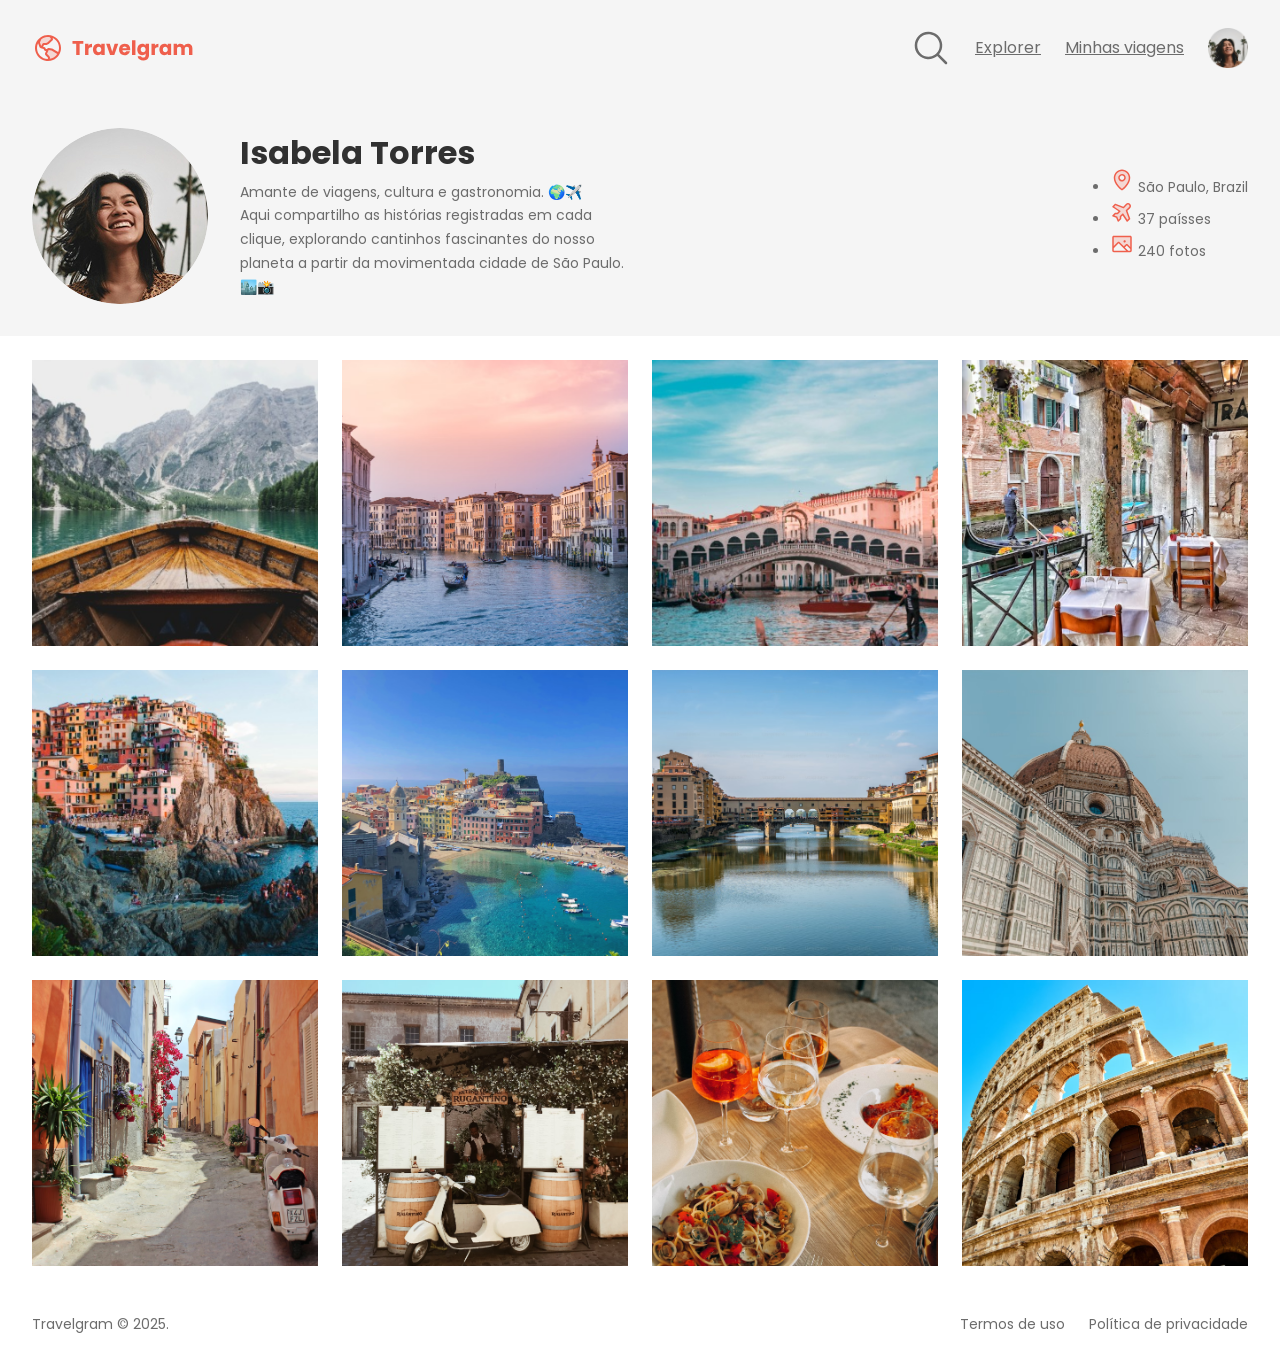
<file: index.html>
<!DOCTYPE html>
<html lang="pt-br">
<head>
  <meta charset="UTF-8">
  <meta name="viewport" content="width=device-width, initial-scale=1.0">

  <link rel="stylesheet" href="styles/index.css">

  <link rel="preconnect" href="https://fonts.googleapis.com">
  <link rel="preconnect" href="https://fonts.gstatic.com" crossorigin>
  <link href="https://fonts.googleapis.com/css2?family=Poppins:wght@400;700&display=swap" rel="stylesheet">

  <title>Perfil de viagens</title>
</head>
<body>
  <div class="bg-surface-color">
    <nav class="container">
      <a href="#" id="logo">
        <img src="assets/Logo.svg" alt="Logo do site">
      </a>
      <ul id="primary-menu">
        <li>
          <a href="#">
            <img src="assets/icons/MagnifyingGlass.svg" alt="Ícone de lupa">
          </a>
        </li>
        <li><a href="#">Explorer</a></li>
        <li><a href="#">Minhas viagens</a></li>
        <li><a href="#">
          <img src="assets/Profile pic.png" alt="Isabela Torres">
        </a></li>
      </ul>
    </nav>
  
    <header>
      <div class="container">
        <div id="profile" >
          <img src="assets/Profile pic.png" alt="Isabela Torres">
          <div>
            <h1>Isabela Torres</h1>
            <p>Amante de viagens, cultura e gastronomia. 🌍✈️ <br>
              Aqui compartilho as histórias registradas em cada clique, explorando cantinhos fascinantes do nosso planeta a partir da movimentada cidade de São Paulo. 🏙️📸
            </p>
          </div>
        </div>
        <ul id="info">
          <li>
            <img src="assets/icons/MapPin.svg" alt="Ícone de localização">
            <span>São Paulo, Brazil</span>
          </li>
          <li>
            <img src="assets/icons/AirplaneTilt.svg" alt="Ícone de avião">
            <span>37 paísses</span>
            </li>
          <li>
            <img src="assets/icons/Image.svg" alt="Ícone de imagem">
            <span>240 fotos</span>
          </li>
        </ul>
      </div>
    </header>
  </div>

  <main class="container">
    <img src="assets/images/Image 01.png" alt="..">
    <img src="assets/images/Image 02.png" alt="...">
    <img src="assets/images/Image 03.png" alt="...">
    <img src="assets/images/Image 04.png" alt="...">
    <img src="assets/images/Image 05.png" alt="...">
    <img src="assets/images/Image 06.png" alt="...">
    <img src="assets/images/Image 07.png" alt="...">
    <img src="assets/images/Image 08.png" alt="...">
    <img src="assets/images/Image 09.png" alt="...">
    <img src="assets/images/Image 10.png" alt="...">
    <img src="assets/images/Image 11.png" alt="...">
    <img src="assets/images/Image 12.png" alt="...">
  </main>

  <footer class="container">
    <span>
      Travelgram &copy; 2025.
    </span>
    <span>
      Termos de uso
    </span>
    <span>
      Política de privacidade
    </span>
  </footer>
</body>
</html>
</file>
<file: styles/index.css>
@import url(global.css);
@import url(nav.css);
@import url(header.css);
@import url(main.css);
@import url(footer.css);
</file>
